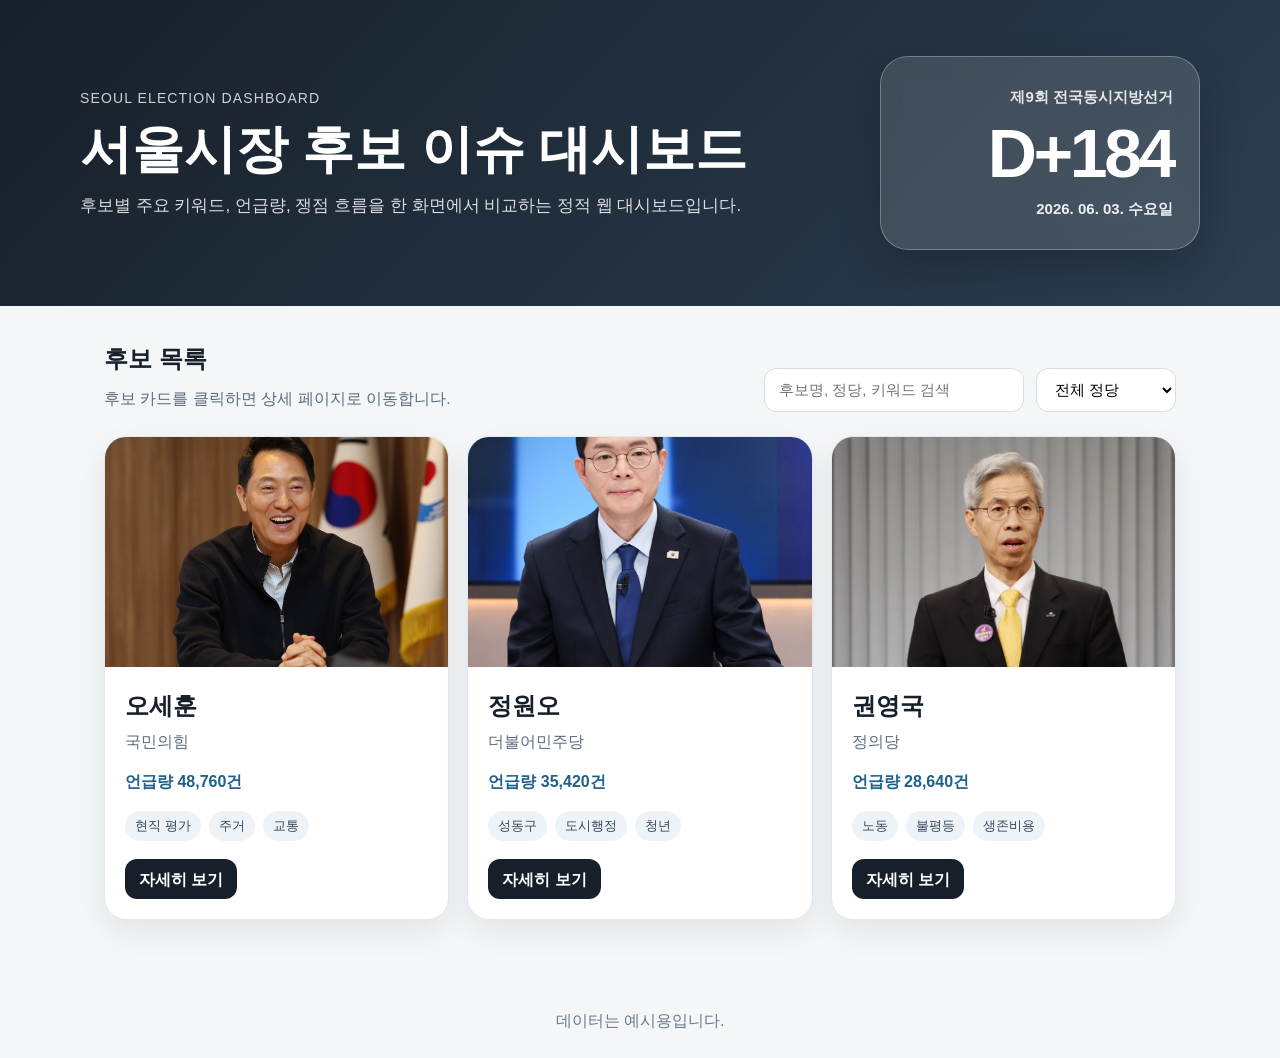
<file: index.html>
<!DOCTYPE html>
<html lang="ko">
<head>
  <meta charset="UTF-8" />
  <meta name="viewport" content="width=device-width, initial-scale=1.0" />
  <title>서울시장 후보 이슈 대시보드</title>
  <link rel="stylesheet" href="styles.css" />
</head>
<body>
<header class="site-header">
  <div class="header-inner main-header-layout">
    <div class="header-copy">
      <p class="eyebrow">Seoul Election Dashboard</p>
      <h1>서울시장 후보 이슈 대시보드</h1>
      <p class="header-description">
        후보별 주요 키워드, 언급량, 쟁점 흐름을 한 화면에서 비교하는 정적 웹 대시보드입니다.
      </p>
    </div>

    <div id="electionCountdown" class="election-countdown"></div>
  </div>
</header>

  <main class="page">
    <section class="toolbar" aria-label="후보 검색 및 정렬">
      <div>
        <h2>후보 목록</h2>
        <p>후보 카드를 클릭하면 상세 페이지로 이동합니다.</p>
      </div>

      <div class="toolbar-controls">
        <input
          id="searchInput"
          class="search-input"
          type="search"
          placeholder="후보명, 정당, 키워드 검색"
        />

        <select id="partyFilter" class="select-input">
          <option value="all">전체 정당</option>
        </select>
      </div>
    </section>

    <section id="candidateGrid" class="candidate-grid" aria-label="후보 카드 목록">
    </section>
  </main>

  <footer class="site-footer">
    <p>데이터는 예시용입니다.</p>
  </footer>

  <script src="data.js"></script>
  <script src="app.js"></script>
</body>
</html>
</file>
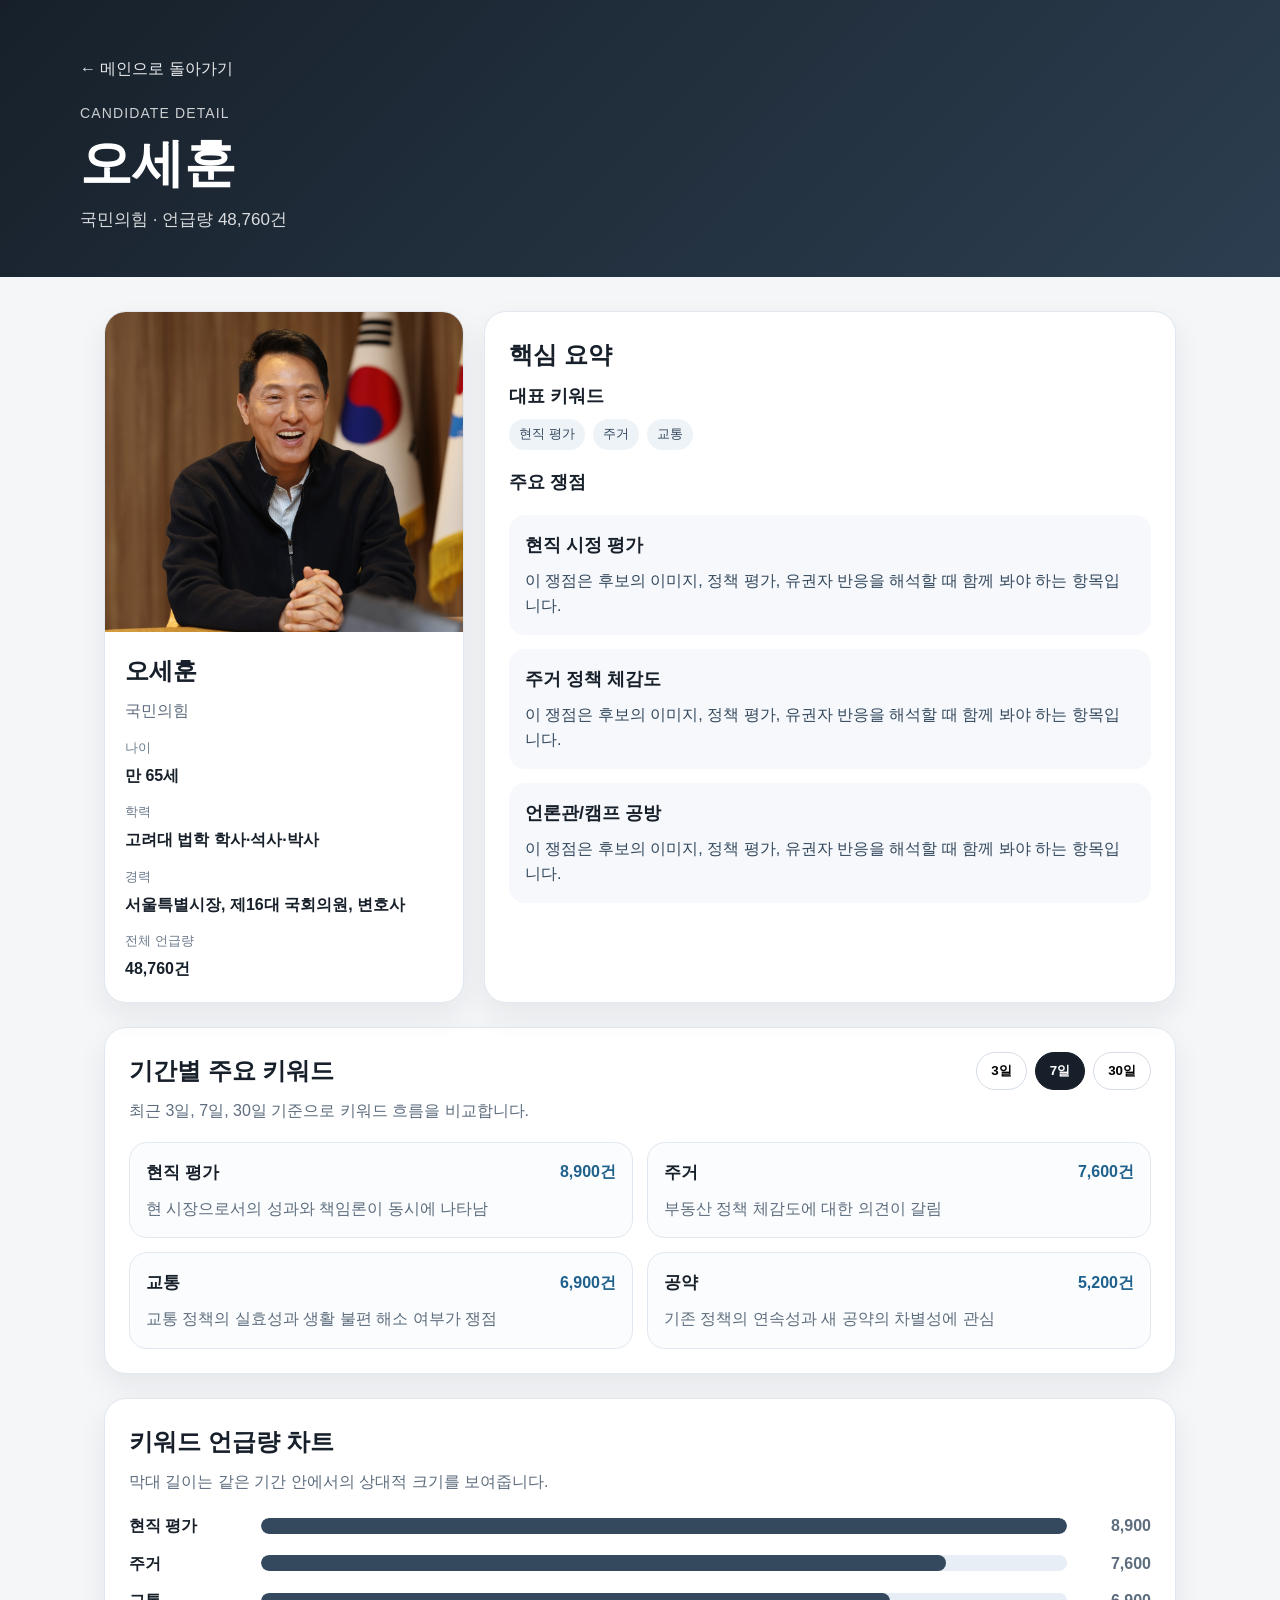
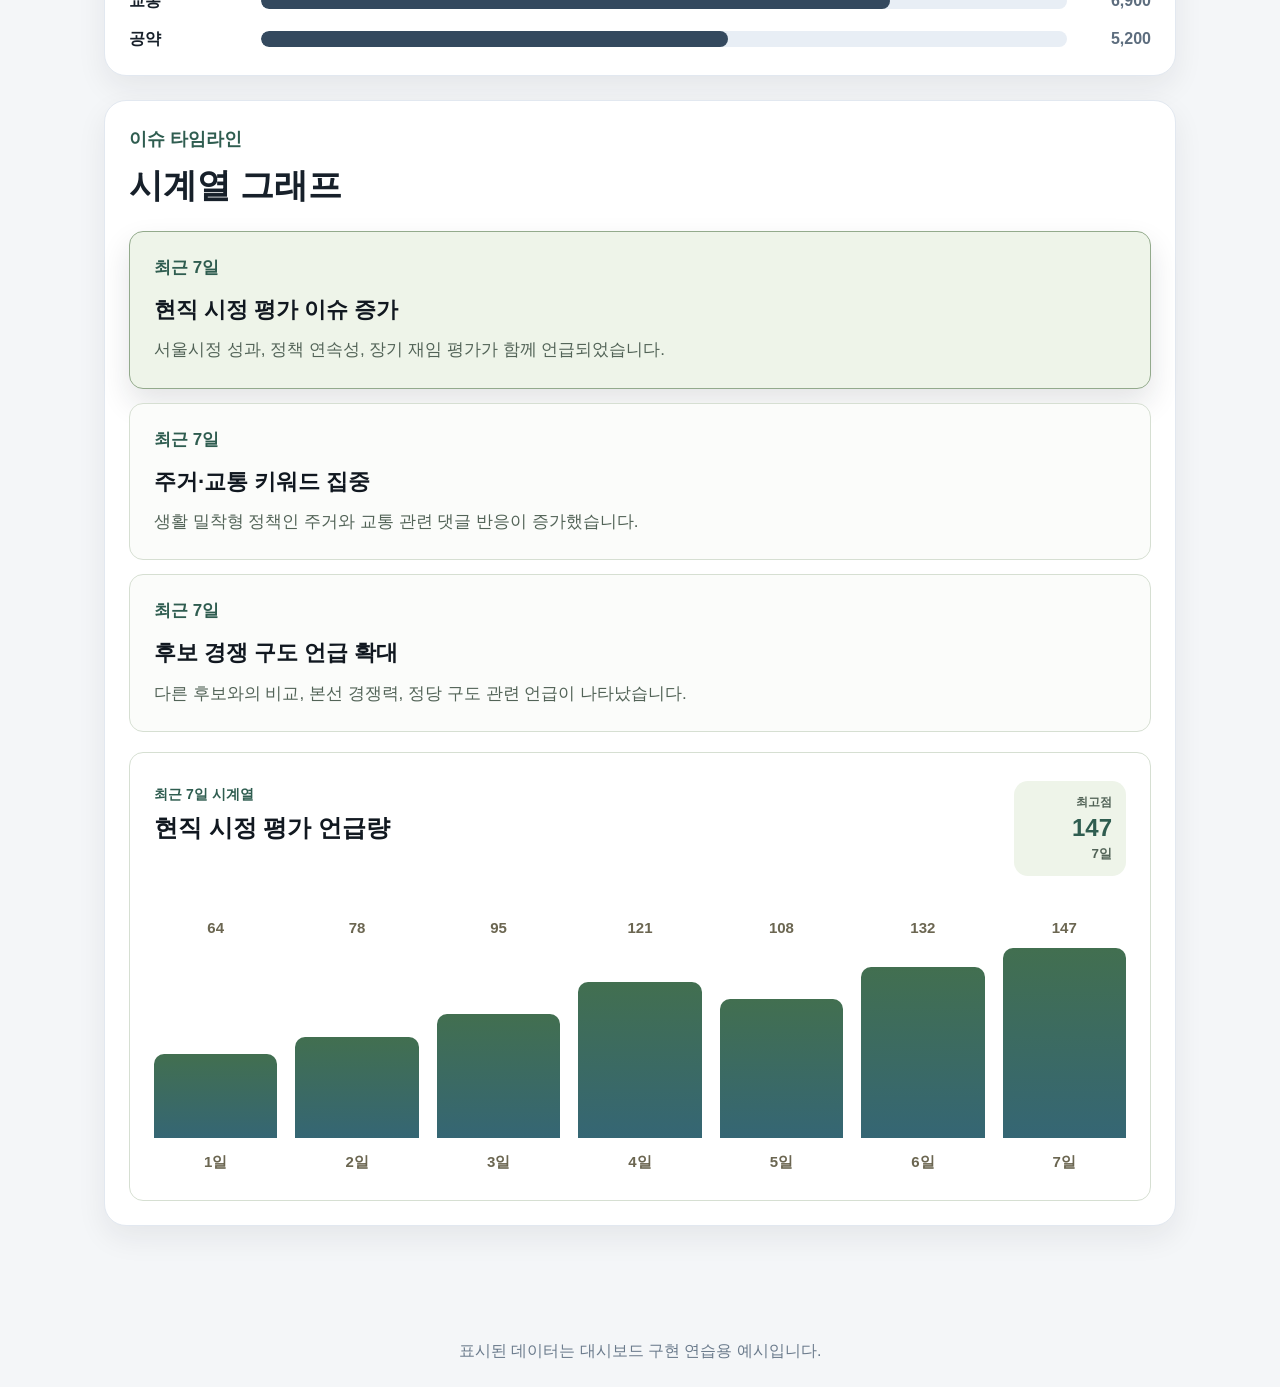
<file: candidate.html>
<!DOCTYPE html>
<html lang="ko">
<head>
  <meta charset="UTF-8" />
  <meta name="viewport" content="width=device-width, initial-scale=1.0" />
  <title>후보 상세 페이지</title>
  <link rel="stylesheet" href="styles.css" />
</head>
<body>
  <header class="site-header detail-header">
    <div class="header-inner">
      <a class="back-link" href="index.html">← 메인으로 돌아가기</a>
      <p class="eyebrow">Candidate Detail</p>
      <h1 id="candidateName">후보 상세</h1>
      <p id="candidateSubtitle" class="header-description"></p>
    </div>
  </header>

  <main class="page detail-page">
    <section class="profile-section">
      <div id="profileCard" class="profile-card"></div>

      <div class="summary-panel">
        <h2>핵심 요약</h2>
        <div id="summaryContent"></div>
      </div>
    </section>

    <section class="content-section">
      <div class="section-title-row">
        <div>
          <h2>기간별 주요 키워드</h2>
          <p>최근 3일, 7일, 30일 기준으로 키워드 흐름을 비교합니다.</p>
        </div>

        <div class="period-buttons" aria-label="기간 선택">
          <button class="period-button" data-period="3d">3일</button>
          <button class="period-button active" data-period="7d">7일</button>
          <button class="period-button" data-period="30d">30일</button>
        </div>
      </div>

      <div id="keywordList" class="keyword-list"></div>
    </section>

    <section class="content-section">
      <h2>키워드 언급량 차트</h2>
      <p class="section-description">
        막대 길이는 같은 기간 안에서의 상대적 크기를 보여줍니다.
      </p>
      <div id="keywordChart" class="chart-box"></div>
    </section>

  <section class="content-section timeline-section">
  <p class="section-kicker">이슈 타임라인</p>
  <h2>시계열 그래프</h2>

  <div id="timelineList" class="timeline-list"></div>

  <div id="timelineChart" class="timeline-chart-area"></div>
</section>
  </main>

  <footer class="site-footer">
    <p>표시된 데이터는 대시보드 구현 연습용 예시입니다.</p>
  </footer>

  <script src="data.js"></script>
  <script src="candidate.js"></script>
</body>
</html>
</file>
<file: styles.css>
* {
  box-sizing: border-box;
}

body {
  margin: 0;
  font-family: -apple-system, BlinkMacSystemFont, "Segoe UI", "Noto Sans KR", sans-serif;
  background: #f4f6f8;
  color: #17202a;
  line-height: 1.6;
}

a {
  color: inherit;
  text-decoration: none;
}

.site-header {
  background: linear-gradient(135deg, #17202a, #2c3e50);
  color: white;
  padding: 56px 24px;
}

.detail-header {
  padding-bottom: 44px;
}

.header-inner {
  max-width: 1120px;
  margin: 0 auto;
}

.eyebrow {
  margin: 0 0 10px;
  font-size: 14px;
  letter-spacing: 0.08em;
  text-transform: uppercase;
  opacity: 0.78;
}

h1,
h2,
h3,
p {
  margin-top: 0;
}

h1 {
  margin-bottom: 12px;
  font-size: clamp(32px, 5vw, 52px);
  line-height: 1.15;
}

h2 {
  margin-bottom: 8px;
  font-size: 24px;
}

h3 {
  margin-bottom: 8px;
  font-size: 18px;
}

.header-description {
  max-width: 720px;
  margin-bottom: 0;
  font-size: 17px;
  color: rgba(255, 255, 255, 0.84);
}

.back-link {
  display: inline-block;
  margin-bottom: 20px;
  color: rgba(255, 255, 255, 0.9);
}

.page {
  max-width: 1120px;
  margin: 0 auto;
  padding: 34px 24px 64px;
}

.toolbar {
  display: flex;
  justify-content: space-between;
  gap: 20px;
  align-items: flex-end;
  margin-bottom: 24px;
}

.toolbar p {
  margin-bottom: 0;
  color: #5d6d7e;
}

.toolbar-controls {
  display: flex;
  gap: 12px;
  flex-wrap: wrap;
}

.search-input,
.select-input {
  min-height: 44px;
  padding: 0 14px;
  border: 1px solid #d6dde5;
  border-radius: 12px;
  background: white;
  font-size: 15px;
}

.search-input {
  width: 260px;
}

.candidate-grid {
  display: grid;
  grid-template-columns: repeat(3, minmax(0, 1fr));
  gap: 18px;
}

.candidate-card {
  overflow: hidden;
  border: 1px solid #e2e8f0;
  border-radius: 22px;
  background: white;
  box-shadow: 0 12px 30px rgba(23, 32, 42, 0.08);
  transition: transform 0.2s ease, box-shadow 0.2s ease;
}

.candidate-card:hover {
  transform: translateY(-4px);
  box-shadow: 0 18px 40px rgba(23, 32, 42, 0.12);
}

.portrait-wrap {
  height: 230px;
  background: #e8eef5;
}

.portrait-wrap img {
  width: 100%;
  height: 100%;
  object-fit: cover;
  display: block;
}

.portrait-placeholder {
  display: flex;
  width: 100%;
  height: 100%;
  align-items: center;
  justify-content: center;
  background: linear-gradient(135deg, #e8eef5, #d5dde8);
  color: #34495e;
  font-size: 54px;
  font-weight: 800;
}

.candidate-summary {
  padding: 20px;
}

.candidate-summary h2 {
  margin-bottom: 4px;
}

.party {
  color: #5d6d7e;
  margin-bottom: 14px;
}

.mention-count {
  margin-bottom: 16px;
  font-weight: 700;
  color: #1f618d;
}

.keyword-chip-wrap {
  display: flex;
  gap: 8px;
  flex-wrap: wrap;
  margin-bottom: 18px;
}

.keyword-chip {
  display: inline-flex;
  align-items: center;
  min-height: 30px;
  padding: 5px 10px;
  border-radius: 999px;
  background: #eef3f8;
  color: #34495e;
  font-size: 13px;
}

.detail-link {
  display: inline-flex;
  align-items: center;
  justify-content: center;
  min-height: 40px;
  padding: 0 14px;
  border-radius: 12px;
  background: #17202a;
  color: white;
  font-weight: 700;
}

.empty-message {
  grid-column: 1 / -1;
  padding: 36px;
  border-radius: 20px;
  background: white;
  text-align: center;
  color: #5d6d7e;
}

.profile-section {
  display: grid;
  grid-template-columns: 360px minmax(0, 1fr);
  gap: 20px;
  margin-bottom: 24px;
}

.profile-card,
.summary-panel,
.content-section {
  border: 1px solid #e2e8f0;
  border-radius: 22px;
  background: white;
  box-shadow: 0 12px 30px rgba(23, 32, 42, 0.07);
}

.profile-card {
  overflow: hidden;
}

.profile-card .portrait-wrap {
  height: 320px;
}

.profile-info {
  padding: 20px;
}

.profile-info dl {
  margin: 0;
}

.profile-info dt {
  margin-top: 14px;
  font-size: 13px;
  color: #6b7b8c;
}

.profile-info dd {
  margin: 4px 0 0;
  font-weight: 700;
}

.summary-panel {
  padding: 24px;
}

.summary-list {
  display: grid;
  gap: 14px;
  margin-top: 18px;
}

.summary-item {
  padding: 16px;
  border-radius: 16px;
  background: #f6f8fb;
}

.summary-item p {
  margin-bottom: 0;
  color: #34495e;
}

.content-section {
  padding: 24px;
  margin-bottom: 24px;
}

.section-title-row {
  display: flex;
  justify-content: space-between;
  gap: 16px;
  align-items: flex-start;
  margin-bottom: 18px;
}

.section-title-row p,
.section-description {
  color: #5d6d7e;
  margin-bottom: 0;
}

.period-buttons {
  display: flex;
  gap: 8px;
}

.period-button {
  min-height: 38px;
  padding: 0 14px;
  border: 1px solid #d6dde5;
  border-radius: 999px;
  background: white;
  cursor: pointer;
  font-weight: 700;
}

.period-button.active {
  background: #17202a;
  color: white;
  border-color: #17202a;
}

.keyword-list {
  display: grid;
  grid-template-columns: repeat(2, minmax(0, 1fr));
  gap: 14px;
}

.keyword-card {
  padding: 16px;
  border: 1px solid #e2e8f0;
  border-radius: 18px;
  background: #fbfcfd;
}

.keyword-card-top {
  display: flex;
  justify-content: space-between;
  gap: 12px;
  align-items: center;
}

.keyword-card strong {
  font-size: 17px;
}

.keyword-count {
  color: #1f618d;
  font-weight: 800;
}

.keyword-card p {
  margin: 10px 0 0;
  color: #5d6d7e;
}

.chart-box {
  display: grid;
  gap: 12px;
  margin-top: 18px;
}

.chart-row {
  display: grid;
  grid-template-columns: 120px minmax(0, 1fr) 72px;
  gap: 12px;
  align-items: center;
}

.chart-label {
  font-weight: 700;
}

.chart-track {
  height: 16px;
  overflow: hidden;
  border-radius: 999px;
  background: #e8eef5;
}

.chart-bar {
  height: 100%;
  border-radius: 999px;
  background: #34495e;
}

.chart-value {
  text-align: right;
  color: #5d6d7e;
  font-weight: 700;
}

.timeline-list {
  display: grid;
  gap: 14px;
}

.timeline-item {
  padding-left: 18px;
  border-left: 4px solid #34495e;
}

.timeline-date {
  margin-bottom: 4px;
  color: #1f618d;
  font-weight: 800;
}

.timeline-item p {
  margin-bottom: 0;
  color: #34495e;
}

.site-footer {
  padding: 24px;
  text-align: center;
  color: #6b7b8c;
}

.site-footer p {
  margin-bottom: 0;
}

@media (max-width: 900px) {
  .candidate-grid {
    grid-template-columns: repeat(2, minmax(0, 1fr));
  }

  .profile-section {
    grid-template-columns: 1fr;
  }

  .toolbar,
  .section-title-row {
    flex-direction: column;
    align-items: stretch;
  }

  .search-input {
    width: 100%;
  }
}

@media (max-width: 640px) {
  .site-header {
    padding: 42px 18px;
  }

  .page {
    padding: 24px 18px 48px;
  }

  .candidate-grid,
  .keyword-list {
    grid-template-columns: 1fr;
  }

  .toolbar-controls {
    flex-direction: column;
  }

  .chart-row {
    grid-template-columns: 1fr;
    gap: 6px;
  }

  .chart-value {
    text-align: left;
  }
}
.main-header-layout {
  display: grid;
  grid-template-columns: minmax(0, 1fr) 300px;
  gap: 32px;
  align-items: center;
}

.header-copy {
  min-width: 0;
}

.election-countdown {
  justify-self: end;
}

.countdown-card {
  display: grid;
  gap: 8px;
  width: 300px;
  padding: 26px 24px;
  border: 1px solid rgba(255, 255, 255, 0.28);
  border-radius: 26px;
  background: rgba(255, 255, 255, 0.13);
  box-shadow: 0 18px 44px rgba(0, 0, 0, 0.2);
  backdrop-filter: blur(10px);
  text-align: right;
}

.countdown-label {
  color: rgba(255, 255, 255, 0.84);
  font-size: 14px;
  font-weight: 800;
}

.countdown-dday {
  color: white;
  font-size: 62px;
  line-height: 1;
  letter-spacing: -0.04em;
}

.countdown-date {
  color: rgba(255, 255, 255, 0.88);
  font-size: 15px;
  font-weight: 700;
}

.timeline-section .section-title-row {
  margin-bottom: 16px;
}

.timeline-list {
  display: grid;
  grid-template-columns: repeat(3, minmax(0, 1fr));
  gap: 12px;
  margin-bottom: 18px;
}

.timeline-select-card {
  display: grid;
  gap: 7px;
  min-height: 150px;
  padding: 16px;
  border: 1px solid #e2e8f0;
  border-radius: 18px;
  background: #fbfcfd;
  color: inherit;
  text-align: left;
  cursor: pointer;
  transition: transform 0.2s ease, border-color 0.2s ease, box-shadow 0.2s ease, background 0.2s ease;
}

.timeline-select-card:hover {
  transform: translateY(-2px);
  border-color: #aebdcc;
  box-shadow: 0 12px 26px rgba(23, 32, 42, 0.08);
}

.timeline-select-card.active {
  border-color: #17202a;
  background: #f2f5f8;
  box-shadow: 0 14px 30px rgba(23, 32, 42, 0.12);
}

.timeline-select-card .timeline-date {
  color: #1f618d;
  font-size: 13px;
  font-weight: 900;
}

.timeline-select-card strong {
  font-size: 17px;
  line-height: 1.35;
}

.timeline-select-card span:last-child {
  color: #5d6d7e;
  font-size: 14px;
  line-height: 1.5;
}

.timeline-chart-area {
  margin-top: 8px;
}

.timeline-chart-panel {
  padding: 22px;
  border: 1px solid #e2e8f0;
  border-radius: 22px;
  background: white;
}

.timeline-chart-head {
  display: flex;
  justify-content: space-between;
  gap: 16px;
  align-items: flex-start;
  margin-bottom: 16px;
}

.timeline-chart-head strong {
  display: block;
  margin-bottom: 5px;
  font-size: 20px;
}

.timeline-chart-head p {
  margin-bottom: 0;
  color: #5d6d7e;
}

.timeline-peak-box {
  display: grid;
  gap: 3px;
  min-width: 130px;
  padding: 12px 14px;
  border-radius: 16px;
  background: #f4f7fb;
  text-align: right;
}

.timeline-peak-box span {
  color: #5d6d7e;
  font-size: 12px;
  font-weight: 800;
}

.timeline-peak-box strong {
  margin-bottom: 0;
  color: #1f618d;
  font-size: 22px;
}

.timeline-peak-box small {
  color: #5d6d7e;
  font-weight: 700;
}

.timeline-svg {
  display: block;
  width: 100%;
  height: auto;
  border-radius: 18px;
  background: #f8fafc;
}

.timeline-svg-grid {
  stroke: #dfe7ef;
  stroke-width: 1;
}

.timeline-svg-axis {
  stroke: #9aa8b6;
  stroke-width: 1.4;
}

.timeline-svg-area {
  fill: rgba(52, 73, 94, 0.12);
}

.timeline-svg-line {
  fill: none;
  stroke: #34495e;
  stroke-width: 4;
  stroke-linecap: round;
  stroke-linejoin: round;
}

.timeline-svg-point {
  fill: white;
  stroke: #34495e;
  stroke-width: 3;
}

.timeline-svg-point-label,
.timeline-svg-x-label,
.timeline-svg-y-label {
  fill: #5d6d7e;
  font-size: 12px;
}

.timeline-chart-caption,
.timeline-chart-empty {
  margin: 12px 0 0;
  color: #5d6d7e;
}

@media (max-width: 900px) {
  .main-header-layout {
    grid-template-columns: 1fr;
  }

  .election-countdown {
    justify-self: start;
  }

  .countdown-card {
    text-align: left;
  }

  .timeline-list {
    grid-template-columns: 1fr;
  }

  .timeline-chart-head {
    flex-direction: column;
  }

  .timeline-peak-box {
    width: 100%;
    text-align: left;
  }
}

@media (max-width: 640px) {
  .countdown-card {
    width: 100%;
  }

  .countdown-dday {
    font-size: 48px;
  }
}

.section-kicker {
  margin-bottom: 10px;
  color: #2f5d50;
  font-size: 18px;
  font-weight: 900;
}

.timeline-section h2 {
  margin-bottom: 24px;
  font-size: 34px;
  line-height: 1.25;
}

.timeline-list {
  display: grid;
  grid-template-columns: 1fr;
  gap: 14px;
  margin-bottom: 20px;
}

.timeline-select-card {
  display: grid;
  gap: 12px;
  width: 100%;
  min-height: 132px;
  padding: 24px;
  border: 1px solid #d6dfd2;
  border-radius: 14px;
  background: #fbfcfa;
  color: inherit;
  text-align: left;
  cursor: pointer;
  transition: background 0.2s ease, border-color 0.2s ease, transform 0.2s ease, box-shadow 0.2s ease;
}

.timeline-select-card:hover {
  transform: translateY(-2px);
  border-color: #9eb199;
  box-shadow: 0 12px 28px rgba(34, 51, 41, 0.08);
}

.timeline-select-card.active {
  border-color: #93aa8c;
  background: #eef4e9;
}

.timeline-select-card .timeline-date {
  color: #2f5d50;
  font-size: 17px;
  font-weight: 900;
}

.timeline-select-card strong {
  color: #111820;
  font-size: 22px;
  line-height: 1.35;
}

.timeline-select-card span:last-child {
  color: #526357;
  font-size: 17px;
  line-height: 1.6;
}

.timeline-chart-area {
  margin-top: 20px;
}

.timeline-chart-card {
  padding: 28px 24px 26px;
  border: 1px solid #d6dfd2;
  border-radius: 14px;
  background: #ffffff;
}

.timeline-chart-title-row {
  display: flex;
  justify-content: space-between;
  gap: 18px;
  align-items: flex-start;
  margin-bottom: 28px;
}

.timeline-chart-kicker {
  display: inline-block;
  margin-bottom: 6px;
  color: #2f5d50;
  font-size: 14px;
  font-weight: 900;
}

.timeline-chart-card h3 {
  margin-bottom: 0;
  color: #111820;
  font-size: 24px;
  line-height: 1.3;
}

.timeline-peak-box {
  display: grid;
  gap: 3px;
  min-width: 112px;
  padding: 12px 14px;
  border-radius: 14px;
  background: #eef4e9;
  text-align: right;
}

.timeline-peak-box span {
  color: #526357;
  font-size: 12px;
  font-weight: 800;
}

.timeline-peak-box strong {
  color: #2f5d50;
  font-size: 24px;
  line-height: 1;
}

.timeline-peak-box small {
  color: #526357;
  font-weight: 800;
}

.timeline-bar-chart {
  display: grid;
  grid-template-columns: repeat(7, minmax(0, 1fr));
  gap: 18px;
  align-items: end;
  min-height: 270px;
}

.timeline-bar-item {
  display: grid;
  grid-template-rows: 28px 190px 28px;
  gap: 8px;
  align-items: end;
  text-align: center;
}

.timeline-bar-value {
  color: #6b6651;
  font-size: 15px;
  font-weight: 900;
}

.timeline-bar-frame {
  display: flex;
  height: 190px;
  align-items: flex-end;
}

.timeline-bar {
  width: 100%;
  min-height: 8px;
  border-radius: 10px 10px 0 0;
  background: linear-gradient(180deg, #426f50 0%, #356674 100%);
}

.timeline-bar-label {
  color: #6b6651;
  font-size: 15px;
  font-weight: 900;
}

.timeline-chart-empty {
  margin-bottom: 0;
  color: #526357;
}

@media (max-width: 760px) {
  .timeline-section h2 {
    font-size: 28px;
  }

  .timeline-select-card {
    padding: 20px;
  }

  .timeline-select-card strong {
    font-size: 20px;
  }

  .timeline-chart-title-row {
    flex-direction: column;
  }

  .timeline-peak-box {
    width: 100%;
    text-align: left;
  }

  .timeline-bar-chart {
    gap: 10px;
  }

  .timeline-bar-item {
    grid-template-rows: 26px 160px 28px;
  }

  .timeline-bar-frame {
    height: 160px;
  }
}

@media (max-width: 520px) {
  .timeline-bar-chart {
    grid-template-columns: repeat(7, minmax(34px, 1fr));
    gap: 7px;
  }

  .timeline-chart-card {
    padding: 20px 14px;
  }

  .timeline-bar-value,
  .timeline-bar-label {
    font-size: 12px;
  }
}

.main-header-layout {
  display: grid;
  grid-template-columns: minmax(0, 1fr) 320px;
  gap: 36px;
  align-items: center;
}

.header-copy {
  min-width: 0;
}

.election-countdown {
  justify-self: end;
  align-self: center;
  margin-top: 0;
}

.countdown-card {
  display: grid;
  gap: 10px;
  width: 320px;
  padding: 28px 26px;
  border: 1px solid rgba(255, 255, 255, 0.28);
  border-radius: 28px;
  background: rgba(255, 255, 255, 0.13);
  box-shadow: 0 18px 44px rgba(0, 0, 0, 0.2);
  backdrop-filter: blur(10px);
  text-align: right;
}

.countdown-label {
  color: rgba(255, 255, 255, 0.86);
  font-size: 15px;
  font-weight: 900;
}

.countdown-dday {
  color: white;
  font-size: 68px;
  line-height: 1;
  letter-spacing: -0.05em;
}

.countdown-date {
  color: rgba(255, 255, 255, 0.9);
  font-size: 15px;
  font-weight: 800;
}

@media (max-width: 900px) {
  .main-header-layout {
    grid-template-columns: 1fr;
    gap: 24px;
  }

  .election-countdown {
    justify-self: start;
  }

  .countdown-card {
    text-align: left;
  }
}

@media (max-width: 640px) {
  .countdown-card {
    width: 100%;
  }

  .countdown-dday {
    font-size: 50px;
  }
}
</file>
